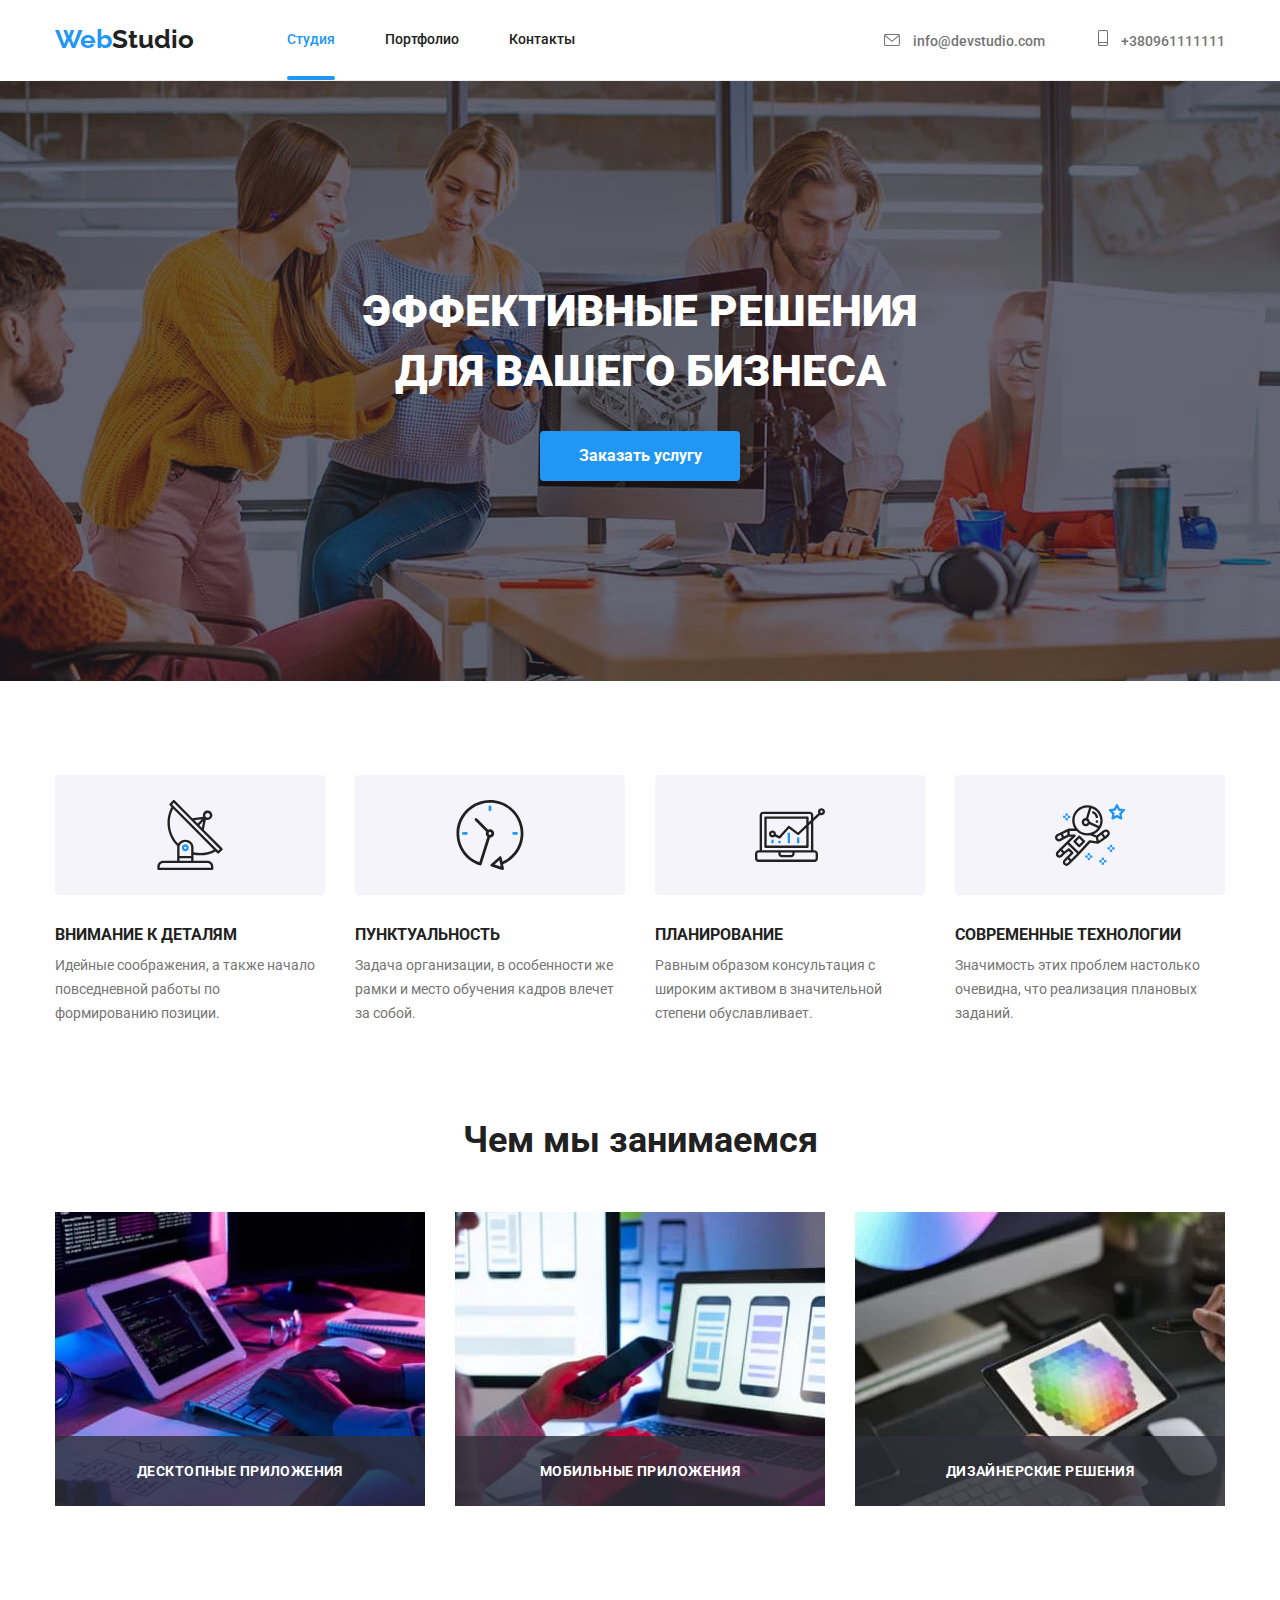
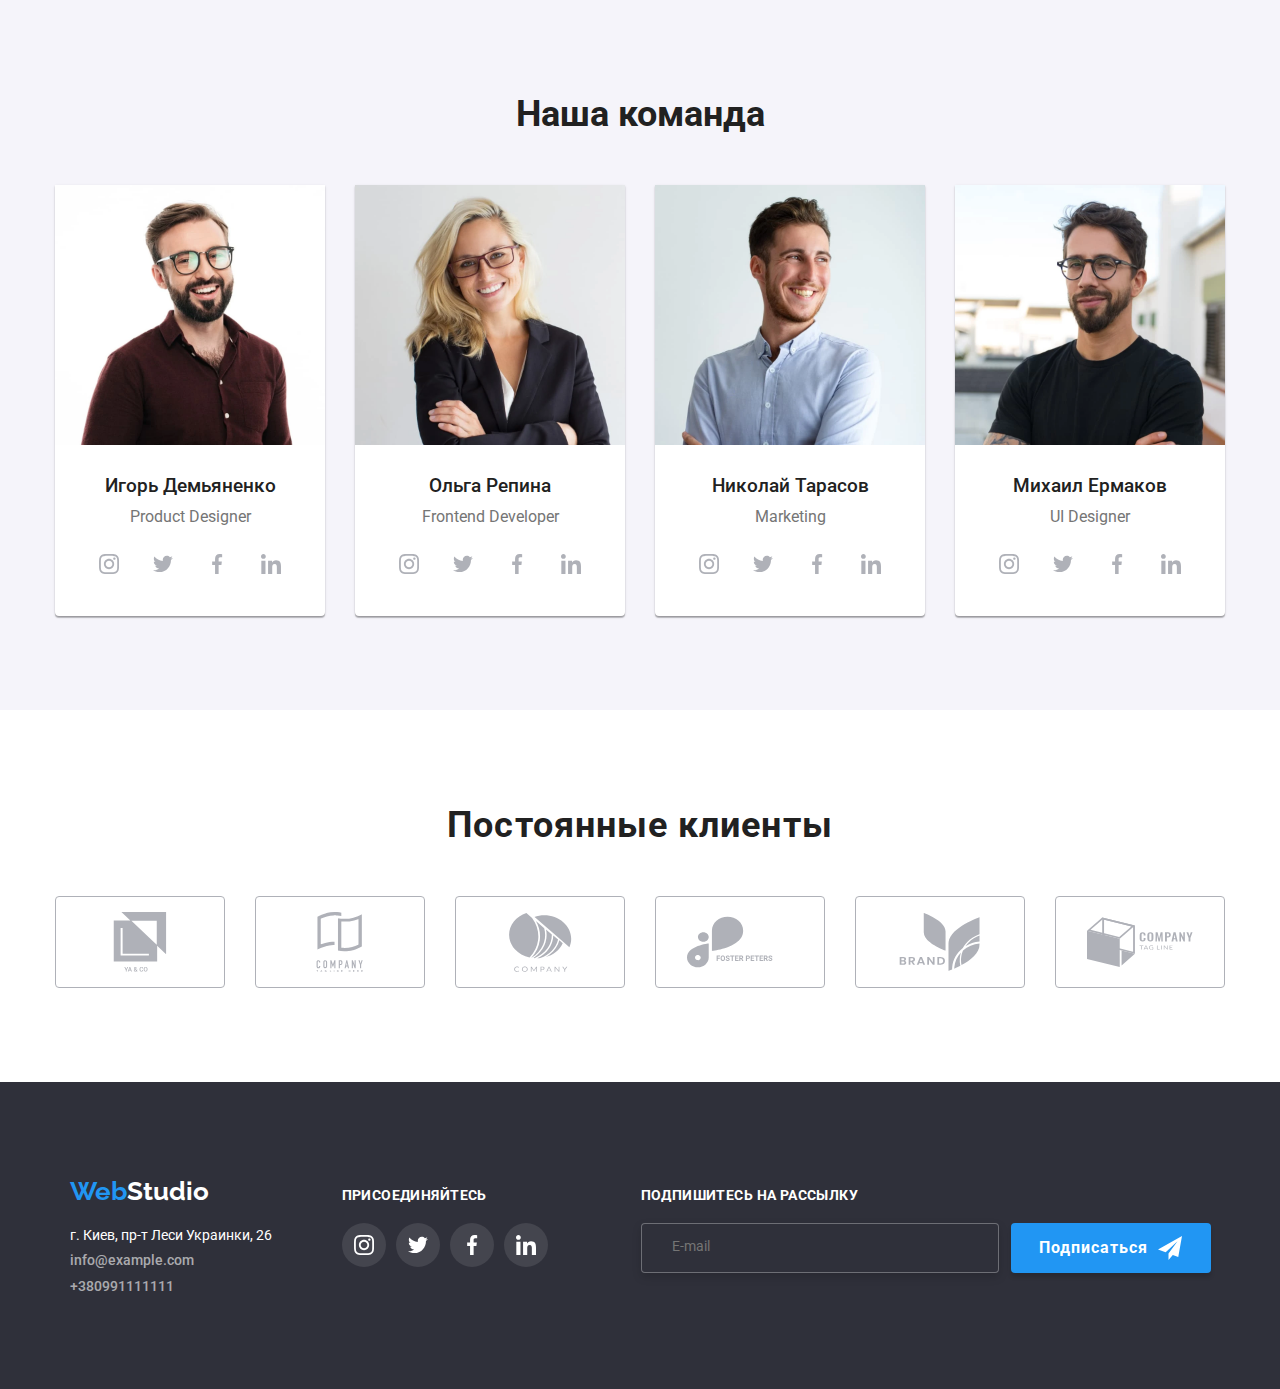
<file: index.html>
<!DOCTYPE html>
<html lang="ru">
  <head>
    <meta charset="UTF-8" />
    <meta http-equiv="X-UA-Compatible" content="IE=edge" />
    <meta name="viewport" content="width=device-width, initial-scale=1.0" />
    <title>Document</title>
    <link rel="preconnect" href="https://fonts.googleapis.com" />
    <link rel="preconnect" href="https://fonts.gstatic.com" crossorigin />
    <link
      href="https://fonts.googleapis.com/css2?family=Raleway:wght@700&family=Roboto:wght@400;500;700;900&display=swap"
      rel="stylesheet"
    />
    <link
      rel="stylesheet"
      href="https://cdnjs.cloudflare.com/ajax/libs/modern-normalize/1.1.0/modern-normalize.min.css"
    />
    <link rel="stylesheet" href="./css/main.min.css" />
  </head>
  <body>
    <!-- Шапка страницы-->
    <header class="page-header">
      <div class="container page-header__container">
        <a href="./index.html" class="page-header__logo logo">
          <span class="logo__part">Web</span>Studio</a
        >
        <nav class="nav">
          <ul class="nav__list list">
            <li class="nav__item">
              <a href="./index.html" class="nav__link nav__link--current">Студия</a>
            </li>
            <li class="nav__item"><a href="./portfolio.html" class="nav__link">Портфолио</a></li>
            <li class="nav__item"><a href="" class="nav__link">Контакты</a></li>
          </ul>
        </nav>
        <div class="contacts header-contacts">
          <a
            href="mailto:info@devstudio.com"
            class="contacts__link header-contacts__contacts__link"
          >
            <svg class="contacts__icon" width="16" height="12">
              <use href="./images/symbol-defs.svg#envelope"></use>
            </svg>
            info@devstudio.com</a
          >
          <a href="tel:+380961111111" class="contacts__link header-contacts__contacts__link">
            <svg class="contacts__icon" width="10" height="16">
              <use href="./images/symbol-defs.svg#smartphone"></use>
            </svg>
            +380961111111
          </a>
        </div>
      </div>
      <!--Бургер меню-->
      <div class="mobile-header">
        <a href="./index.html" class="mobile-header__logo logo">
          <span class="logo__part">Web</span>Studio</a
        >
        <button class="mobile-header__button" type="button" data-menu-button>
          <svg class="mobile-header__icon" width="24" height="16">
            <use class="mobile-header__burger" href="./images/symbol-defs.svg#burger-menu"></use>
            <use class="mobile-header__close" href="./images/symbol-defs.svg#menu-close"></use>
          </svg>
        </button>
        <!--Mobile menu-->
        <div class="mobile-menu" data-menu>
          <ul class="mobile-menu__nav list">
            <li class="mobile-menu__nav__item mobile-menu__nav__item--current">
              <a href="Студия"></a>Студия
            </li>
            <li class="mobile-menu__nav__item"><a href="Портфолио"></a>Портфолио</li>
            <li class="mobile-menu__nav__item"><a href="Контакты"></a>Контакты</li>
          </ul>
          <ul class="mobile-menu__contacts list">
            <li class="mobile-menu__contacts__item mobile-menu__contacts__item--accent">
              <a class="" href="tel:+380961111111"></a>+380961111111
            </li>
            <li class="mobile-menu__contacts__item">
              <a href="mailto:info@devstudio.com"></a>info@devstudio.com
            </li>
          </ul>
          <ul class="list mobile-menu__socials">
            <li class="mobile-menu__socials__item">
              <a class="mobile-menu__socials__link" href="Instagram">Instagram</a>
            </li>
            <li class="mobile-menu__socials__item">
              <a class="mobile-menu__socials__link" href="Twitter">Twitter</a>
            </li>
            <li class="mobile-menu__socials__item">
              <a class="mobile-menu__socials__link" href="Facebook">Facebook</a>
            </li>
            <li class="mobile-menu__socials__item">
              <a class="mobile-menu__socials__link" href="LinkedIn">LinkedIn</a>
            </li>
          </ul>
        </div>
      </div>
    </header>
    <main>
      <!-- Герой -->
      <section class="hero">
        <h1 class="hero__title">
          Эффективные решения <br />
          для вашего бизнеса
        </h1>
        <button type="button" class="hero__button" data-modal-open>Заказать услугу</button>
      </section>

      <!-- Характеристика -->
      <section class="features">
        <div class="container">
          <h2 hidden>Характеристика</h2>
          <ul class="features__container">
            <li class="features__list">
              <div class="features__box">
                <svg width="70" height="70">
                  <use href="./images/symbol-defs.svg#antenna-1"></use>
                </svg>
              </div>
              <h3 class="features__title">Внимание к деталям</h3>
              <p class="features__descr">
                Идейные соображения, а также начало повседневной работы по формированию позиции.
              </p>
            </li>
            <li class="features__list">
              <div class="features__box">
                <svg width="70" height="70">
                  <use href="./images/symbol-defs.svg#clock-1"></use>
                </svg>
              </div>
              <h3 class="features__title">Пунктуальность</h3>
              <p class="features__descr">
                Задача организации, в особенности же рамки и место обучения кадров влечет за собой.
              </p>
            </li>
            <li class="features__list">
              <div class="features__box">
                <svg width="70" height="70">
                  <use href="./images/symbol-defs.svg#diagram-1"></use>
                </svg>
              </div>
              <h3 class="features__title">Планирование</h3>
              <p class="features__descr">
                Равным образом консультация с широким активом в значительной степени обуславливает.
              </p>
            </li>
            <li class="features__list">
              <div class="features__box">
                <svg width="70" height="70">
                  <use href="./images/symbol-defs.svg#astronaut-1"></use>
                </svg>
              </div>
              <h3 class="features__title">Современные технологии</h3>
              <p class="features__descr">
                Значимость этих проблем настолько очевидна, что реализация плановых заданий.
              </p>
            </li>
          </ul>
        </div>
      </section>
      <!-- Чем мы занимаемся  -->
      <section class="works">
        <div class="container">
          <h2 class="works__title">Чем мы занимаемся</h2>
          <ul class="works__container">
            <li class="works__link">
              <picture>
                <source
                  srcset="./images/works/img1.webp 1x, ./images/works/img1@2x.webp 2x"
                  type="image/webp"
                />
                <source
                  srcset="./images/works/img1.jpg 1x, ./images/works/img1@2x.jpg 2x"
                  type="image/jpg"
                />
                <img src="./images/works/img1.jpg" alt="Пишем код" width="370" height="294" />
              </picture>

              <p class="works__descr">Десктопные приложения</p>
            </li>
            <li class="works__link">
              <picture>
                <source
                  srcset="./images/works/img2.webp 1x, ./images/works/img2@2x.webp 2x"
                  type="image/webp"
                />
                <source
                  srcset="./images/works/img2.jpg 1x, ./images/works/img2@2x.jpg 2x"
                  type="image/jpg"
                />
                <img
                  src="./images/works/img2.jpg"
                  alt="Разработка мобильных приложений"
                  width="370"
                  height="294"
                />
              </picture>

              <p class="works__descr">Мобильные приложения</p>
            </li>
            <li class="works__link">
              <picture>
                <source
                  srcset="./images/works/img3.webp 1x, ./images/works/img3@2x.webp 2x"
                  type="image/webp"
                />
                <source
                  srcset="./images/works/img3.jpg 1x, ./images/works/img3@2x.jpg 2x"
                  type="image/jpg"
                />
                <img src="./images/works/img3.jpg" alt="Дизайн" width="370" height="294" />
              </picture>

              <p class="works__descr">Дизайнерские решения</p>
            </li>
          </ul>
        </div>
      </section>

      <!-- Наша команда -->
      <section class="team section">
        <div class="container">
          <h2 class="team__title">Наша команда</h2>
          <ul class="team__container">
            <li class="team__list">
              <picture>
                <!-- desktop screen -->
                <source
                  media="(min-width: 1200px)"
                  srcset="./images/team/img1_lg.webp 1x, ./images/team/img1_lg@2x.webp 2x"
                  type="image/webp"
                />
                <source
                  media="(min-width: 1200px)"
                  srcset="./images/team/img1_lg.jpg 1x, ./images/team/img1_lg@2x.jpg 2x"
                  type="image/jpg"
                />

                <!-- tablet screen -->
                <source
                  media="(min-width: 768px)"
                  srcset="./images/team/img1_md.webp 1x, ./images/team/img1_md@2x.webp 2x"
                  type="image/webp"
                />
                <source
                  media="(min-width: 768px)"
                  srcset="./images/team/img1_md.jpg 1x, ./images/team/img1_md@2x.jpg 2x"
                  type="image/jpg"
                />

                <!-- mobile screen -->
                <source
                  media="(max-width: 767px)"
                  srcset="./images/team/img1_sm.webp 1x, ./images/team/img1_sm@2x.webp 2x"
                  type="image/webp"
                />
                <source
                  media="(max-width: 767px)"
                  srcset="./images/team/img1_sm.jpg 1x, ./images/team/img1_sm@2x.jpg 2x"
                  type="image/jpg"
                />
                <img
                  src="./images/team/img1_sm.jpg"
                  alt="Фото продакт дизайнера"
                  width="450"
                  height="460"
                />
              </picture>

              <div class="team__descr">
                <h3 class="team__name">Игорь Демьяненко</h3>
                <p lang="en">Product Designer</p>
                <!--social networks-->
                <ul class="social-networks team__social-networks">
                  <li class="social-networks__list">
                    <a href="" class="social-networks__link social-networks__link--trans">
                      <svg class="social-networks__icon" width="20" height="20">
                        <use href="./images/symbol-defs.svg#instagram"></use>
                      </svg>
                    </a>
                  </li>
                  <li class="social-networks__list">
                    <a href="" class="social-networks__link social-networks__link--trans">
                      <svg class="social-networks__icon" width="20" height="20">
                        <use href="./images/symbol-defs.svg#twitter"></use>
                      </svg>
                    </a>
                  </li>
                  <li class="list social-networks__list">
                    <a href="" class="social-networks__link social-networks__link--trans">
                      <svg class="social-networks__icon" width="20" height="20">
                        <use href="./images/symbol-defs.svg#facebook"></use>
                      </svg>
                    </a>
                  </li>
                  <li class="list social-networks__list">
                    <a href="" class="social-networks__link social-networks__link--trans">
                      <svg class="social-networks__icon" width="20" height="20">
                        <use href="./images/symbol-defs.svg#linkedin"></use>
                      </svg>
                    </a>
                  </li>
                </ul>
              </div>
            </li>
            <li class="team__list">
              <picture>
                <!-- desktop screen -->
                <source
                  media="(min-width: 1200px)"
                  srcset="./images/team/img2_lg.webp 1x, ./images/team/img2_lg@2x.webp 2x"
                  type="image/webp"
                />
                <source
                  media="(min-width: 1200px)"
                  srcset="./images/team/img2_lg.jpg 1x, ./images/team/img2_lg@2x.jpg 2x"
                  type="image/jpg"
                />

                <!-- tablet screen -->
                <source
                  media="(min-width: 768px)"
                  srcset="./images/team/img2_md.webp 1x, ./images/team/img2_md@2x.webp 2x"
                  type="image/webp"
                />
                <source
                  media="(min-width: 768px)"
                  srcset="./images/team/img2_md.jpg 1x, ./images/team/img2_md@2x.jpg 2x"
                  type="image/jpg"
                />

                <!-- mobile screen -->
                <source
                  media="(max-width: 767px)"
                  srcset="./images/team/img2_sm.webp 1x, ./images/team/img2_sm@2x.webp 2x"
                  type="image/webp"
                />
                <source
                  media="(max-width: 767px)"
                  srcset="./images/team/img2_sm.jpg 1x, ./images/team/img2_sm@2x.jpg 2x"
                  type="image/jpg"
                />
                <img
                  src="./images/team/img2_sm.jpg"
                  alt="Фото продакт дизайнера"
                  width="450"
                  height="460"
                />
              </picture>

              <div class="team__descr">
                <h3 class="team__name">Ольга Репина</h3>
                <p lang="en">Frontend Developer</p>
                <ul class="social-networks team__social-networks">
                  <li class="list social-networks__list">
                    <a href="" class="social-networks__link social-networks__link--trans">
                      <svg class="social-networks__icon" width="20" height="20">
                        <use href="./images/symbol-defs.svg#instagram"></use>
                      </svg>
                    </a>
                  </li>
                  <li class="list social-networks__list">
                    <a href="" class="social-networks__link social-networks__link--trans">
                      <svg class="social-networks__icon" width="20" height="20">
                        <use href="./images/symbol-defs.svg#twitter"></use>
                      </svg>
                    </a>
                  </li>
                  <li class="list social-networks__list">
                    <a href="" class="social-networks__link social-networks__link--trans">
                      <svg class="social-networks__icon" width="20" height="20">
                        <use href="./images/symbol-defs.svg#facebook"></use>
                      </svg>
                    </a>
                  </li>
                  <li class="list social-networks__list">
                    <a href="" class="social-networks__link social-networks__link--trans">
                      <svg class="social-networks__icon" width="20" height="20">
                        <use href="./images/symbol-defs.svg#linkedin"></use>
                      </svg>
                    </a>
                  </li>
                </ul>
              </div>
            </li>
            <li class="team__list">
              <picture>
                <!-- desktop screen -->
                <source
                  media="(min-width: 1200px)"
                  srcset="./images/team/img3_lg.webp 1x, ./images/team/img3_lg@2x.webp 2x"
                  type="image/webp"
                />
                <source
                  media="(min-width: 1200px)"
                  srcset="./images/team/img3_lg.jpg 1x, ./images/team/img3_lg@2x.jpg 2x"
                  type="image/jpg"
                />

                <!-- tablet screen -->
                <source
                  media="(min-width: 768px)"
                  srcset="./images/team/img3_md.webp 1x, ./images/team/img3_md@2x.webp 2x"
                  type="image/webp"
                />
                <source
                  media="(min-width: 768px)"
                  srcset="./images/team/img3_md.jpg 1x, ./images/team/img3_md@2x.jpg 2x"
                  type="image/jpg"
                />

                <!-- mobile screen -->
                <source
                  media="(max-width: 767px)"
                  srcset="./images/team/img3_sm.webp 1x, ./images/team/img3_sm@2x.webp 2x"
                  type="image/webp"
                />
                <source
                  media="(max-width: 767px)"
                  srcset="./images/team/img3_sm.jpg 1x, ./images/team/img3_sm@2x.jpg 2x"
                  type="image/jpg"
                />
                <img
                  src="./images/team/img3_sm.jpg"
                  alt="Фото маркетолога"
                  width="450"
                  height="460"
                />
              </picture>

              <div class="team__descr">
                <h3 class="team__name">Николай Тарасов</h3>
                <p lang="en">Marketing</p>
                <ul class="social-networks team__social-networks">
                  <li class="social-networks__list">
                    <a href="" class="social-networks__link social-networks__link--trans">
                      <svg class="social-networks__icon" width="20" height="20">
                        <use href="./images/symbol-defs.svg#instagram"></use>
                      </svg>
                    </a>
                  </li>
                  <li class="social-networks__list">
                    <a href="" class="social-networks__link social-networks__link--trans">
                      <svg class="social-networks__icon" width="20" height="20">
                        <use href="./images/symbol-defs.svg#twitter"></use>
                      </svg>
                    </a>
                  </li>
                  <li class="social-networks__list">
                    <a href="" class="social-networks__link social-networks__link--trans">
                      <svg class="social-networks__icon" width="20" height="20">
                        <use href="./images/symbol-defs.svg#facebook"></use>
                      </svg>
                    </a>
                  </li>
                  <li class="social-networks__list">
                    <a href="" class="social-networks__link social-networks__link--trans">
                      <svg class="social-networks__icon" width="20" height="20">
                        <use href="./images/symbol-defs.svg#linkedin"></use>
                      </svg>
                    </a>
                  </li>
                </ul>
              </div>
            </li>
            <li class="team__list">
              <picture>
                <!-- desktop screen -->
                <source
                  media="(min-width: 1200px)"
                  srcset="./images/team/img4_lg.webp 1x, ./images/team/img4_lg@2x.webp 2x"
                  type="image/webp"
                />
                <source
                  media="(min-width: 1200px)"
                  srcset="./images/team/img4_lg.jpg 1x, ./images/team/img4_lg@2x.jpg 2x"
                  type="image/jpg"
                />

                <!-- tablet screen -->
                <source
                  media="(min-width: 768px)"
                  srcset="./images/team/img4_md.webp 1x, ./images/team/img4_md@2x.webp 2x"
                  type="image/webp"
                />
                <source
                  media="(min-width: 768px)"
                  srcset="./images/team/img4_md.jpg 1x, ./images/team/img4_md@2x.jpg 2x"
                  type="image/jpg"
                />

                <!-- mobile screen -->
                <source
                  media="(max-width: 767px)"
                  srcset="./images/team/img4_sm.webp 1x, ./images/team/img4_sm@2x.webp 2x"
                  type="image/webp"
                />
                <source
                  media="(max-width: 767px)"
                  srcset="./images/team/img4_sm.jpg 1x, ./images/team/img4_sm@2x.jpg 2x"
                  type="image/jpg"
                />
                <img
                  src="./images/team/img4_sm.jpg"
                  alt="Фото дизайнера интерфейса"
                  width="450"
                  height="460"
                />
              </picture>

              <div class="team__descr">
                <h3 class="team__name">Михаил Ермаков</h3>
                <p lang="en">UI Designer</p>
                <ul class="social-networks team__social-networks">
                  <li class="social-networks__list">
                    <a href="" class="social-networks__link social-networks__link--trans">
                      <svg class="social-networks__icon" width="20" height="20">
                        <use href="./images/symbol-defs.svg#instagram"></use>
                      </svg>
                    </a>
                  </li>
                  <li class="social-networks__list">
                    <a href="" class="social-networks__link social-networks__link--trans">
                      <svg class="social-networks__icon" width="20" height="20">
                        <use href="./images/symbol-defs.svg#twitter"></use>
                      </svg>
                    </a>
                  </li>
                  <li class="social-networks__list">
                    <a href="" class="social-networks__link social-networks__link--trans">
                      <svg class="social-networks__icon" width="20" height="20">
                        <use href="./images/symbol-defs.svg#facebook"></use>
                      </svg>
                    </a>
                  </li>
                  <li class="social-networks__list">
                    <a href="" class="social-networks__link social-networks__link--trans">
                      <svg class="social-networks__icon" width="20" height="20">
                        <use href="./images/symbol-defs.svg#linkedin"></use>
                      </svg>
                    </a>
                  </li>
                </ul>
              </div>
            </li>
          </ul>
        </div>
      </section>
      <!-- Clients-->
      <section class="clients">
        <div class="container">
          <h2 class="clients__title">Постоянные клиенты</h2>
          <ul class="clients__list">
            <li class="clients__item">
              <a href="" class="clients__link">
                <svg class="clients__icon" width="106" height="60">
                  <use href="./images/symbol-defs.svg#group1"></use>
                </svg>
              </a>
            </li>
            <li class="clients__item">
              <a href="" class="clients__link">
                <svg class="clients__icon" width="106" height="60">
                  <use href="./images/symbol-defs.svg#group2"></use>
                </svg>
              </a>
            </li>
            <li class="clients__item">
              <a href="" class="clients__link">
                <svg class="clients__icon" width="106" height="60">
                  <use href="./images/symbol-defs.svg#group3"></use>
                </svg>
              </a>
            </li>
            <li class="clients__item">
              <a href="" class="clients__link">
                <svg class="clients__icon" width="106" height="60">
                  <use href="./images/symbol-defs.svg#group4"></use>
                </svg>
              </a>
            </li>
            <li class="clients__item">
              <a href="" class="clients__link">
                <svg class="clients__icon" width="106" height="60">
                  <use href="./images/symbol-defs.svg#group5"></use>
                </svg>
              </a>
            </li>
            <li class="clients__item">
              <a href="" class="clients__link">
                <svg class="clients__icon" width="106" height="60">
                  <use href="./images/symbol-defs.svg#group6"></use>
                </svg>
              </a>
            </li>
          </ul>
        </div>
      </section>
    </main>
    <!-- Футер -->
    <footer class="page-footer">
      <div class="container page-footer__container">
        <div class="page-footer__box">
          <a href="./index.html" class="logo page-footer__logo">
            <span class="logo__part">Web</span>Studio</a
          >
          <address class="contacts">
            <p class="contacts__text">г. Киев, пр-т Леси Украинки, 26</p>
            <ul class="list">
              <li class="contacts__item">
                <a href="mailto:info@example.com" class="contacts__link page-footer__contacts__link"
                  >info@example.com</a
                >
              </li>
              <li class="contacts__item">
                <a href="tel:+380991111111" class="contacts__link page-footer__contacts__link"
                  >+380991111111</a
                >
              </li>
            </ul>
          </address>
        </div>
        <div class="subscription">
          <p class="text">присоединяйтесь</p>
          <ul class="social-networks subscription__social-networks">
            <li class="list social-networks__list">
              <a href="" class="social-networks__link social-networks__link--backg">
                <svg
                  class="social-networks__icon social-networks__icon--inherit"
                  width="20"
                  height="20"
                >
                  <use href="./images/symbol-defs.svg#instagram"></use>
                </svg>
              </a>
            </li>
            <li class="list social-networks__list">
              <a href="" class="social-networks__link social-networks__link--backg">
                <svg
                  class="social-networks__icon social-networks__icon--inherit"
                  width="20"
                  height="20"
                >
                  <use href="./images/symbol-defs.svg#twitter"></use>
                </svg>
              </a>
            </li>
            <li class="list social-networks__list">
              <a href="" class="social-networks__link social-networks__link--backg">
                <svg
                  class="social-networks__icon social-networks__icon--inherit"
                  width="20"
                  height="20"
                >
                  <use href="./images/symbol-defs.svg#facebook"></use>
                </svg>
              </a>
            </li>
            <li class="list social-networks__list">
              <a href="" class="social-networks__link social-networks__link--backg">
                <svg
                  class="social-networks__icon social-networks__icon--inherit"
                  width="20"
                  height="20"
                >
                  <use href="./images/symbol-defs.svg#linkedin"></use>
                </svg>
              </a>
            </li>
          </ul>
        </div>
        <div class="newsletter">
          <p class="text">Подпишитесь на рассылку</p>
          <form>
            <div class="email-form">
              <input type="email" name="E-mail" id="E-mail" class="email-form__input" />
              <label for="E-mail" class="email-form__label">E-mail</label>
              <button type="submit" class="email-form__button">
                Подписаться
                <svg class="email-form__icon" width="24" height="24">
                  <use href="./images/symbol-defs.svg#icon-send"></use>
                </svg>
              </button>
            </div>
          </form>
        </div>
      </div>
    </footer>
    <!-- Backdrop -->
    <div class="backdrop is-hidden" data-modal>
      <div class="modal">
        <button type="button" class="button-close" data-modal-close>
          <svg class="" width="18" height="18">
            <use href="./images/symbol-defs.svg#button-close"></use>
          </svg>
        </button>
        <form class="application-form">
          <strong class="application-form__title">Оставьте свои данные, мы вам перезвоним</strong>
          <label class="application-form__label">
            <span>Имя</span>
            <input type="text" name="user-name" class="application-form__input" />
            <svg class="application-form__icon" width="18" height="18">
              <use href="./images/symbol-defs.svg#person"></use>
            </svg>
          </label>
          <label class="application-form__label">
            <span>Телефон</span>
            <input type="tel" name="user-phone" class="application-form__input" />
            <svg class="application-form__icon" width="18" height="18">
              <use href="./images/symbol-defs.svg#phone"></use>
            </svg>
          </label>
          <label class="application-form__label">
            <span>Почта</span>
            <input class="application-form__input" type="email" name="user-email" />
            <svg class="application-form__icon" width="18" height="18">
              <use href="./images/symbol-defs.svg#email"></use>
            </svg>
          </label>
          <label class="comment">
            <span>Комментарий</span>
            <textarea
              class="comment__text"
              name="user-message"
              placeholder="Введите текст"
            ></textarea>
          </label>
          <label class="checkbox">
            <input type="checkbox" name="policy" checked class="checkbox__input visually-hidden" />
            <span class="checkbox__field">
              <svg class="checkbox__icon" width="16" height="15">
                <use href="./images/symbol-defs.svg#icon-check"></use>
              </svg>
            </span>
            <span class="agreement"
              >Соглашаюсь с рассылкой и принимаю
              <a href="" class="agreement__link">Условия договора</a>
            </span>
          </label>
          <button type="submit" class="button application-form__button">Отправить</button>
        </form>
      </div>
    </div>
    <script src="./js/modal.js"></script>
    <script src="./js/menu.js"></script>
  </body>
</html>
</file>
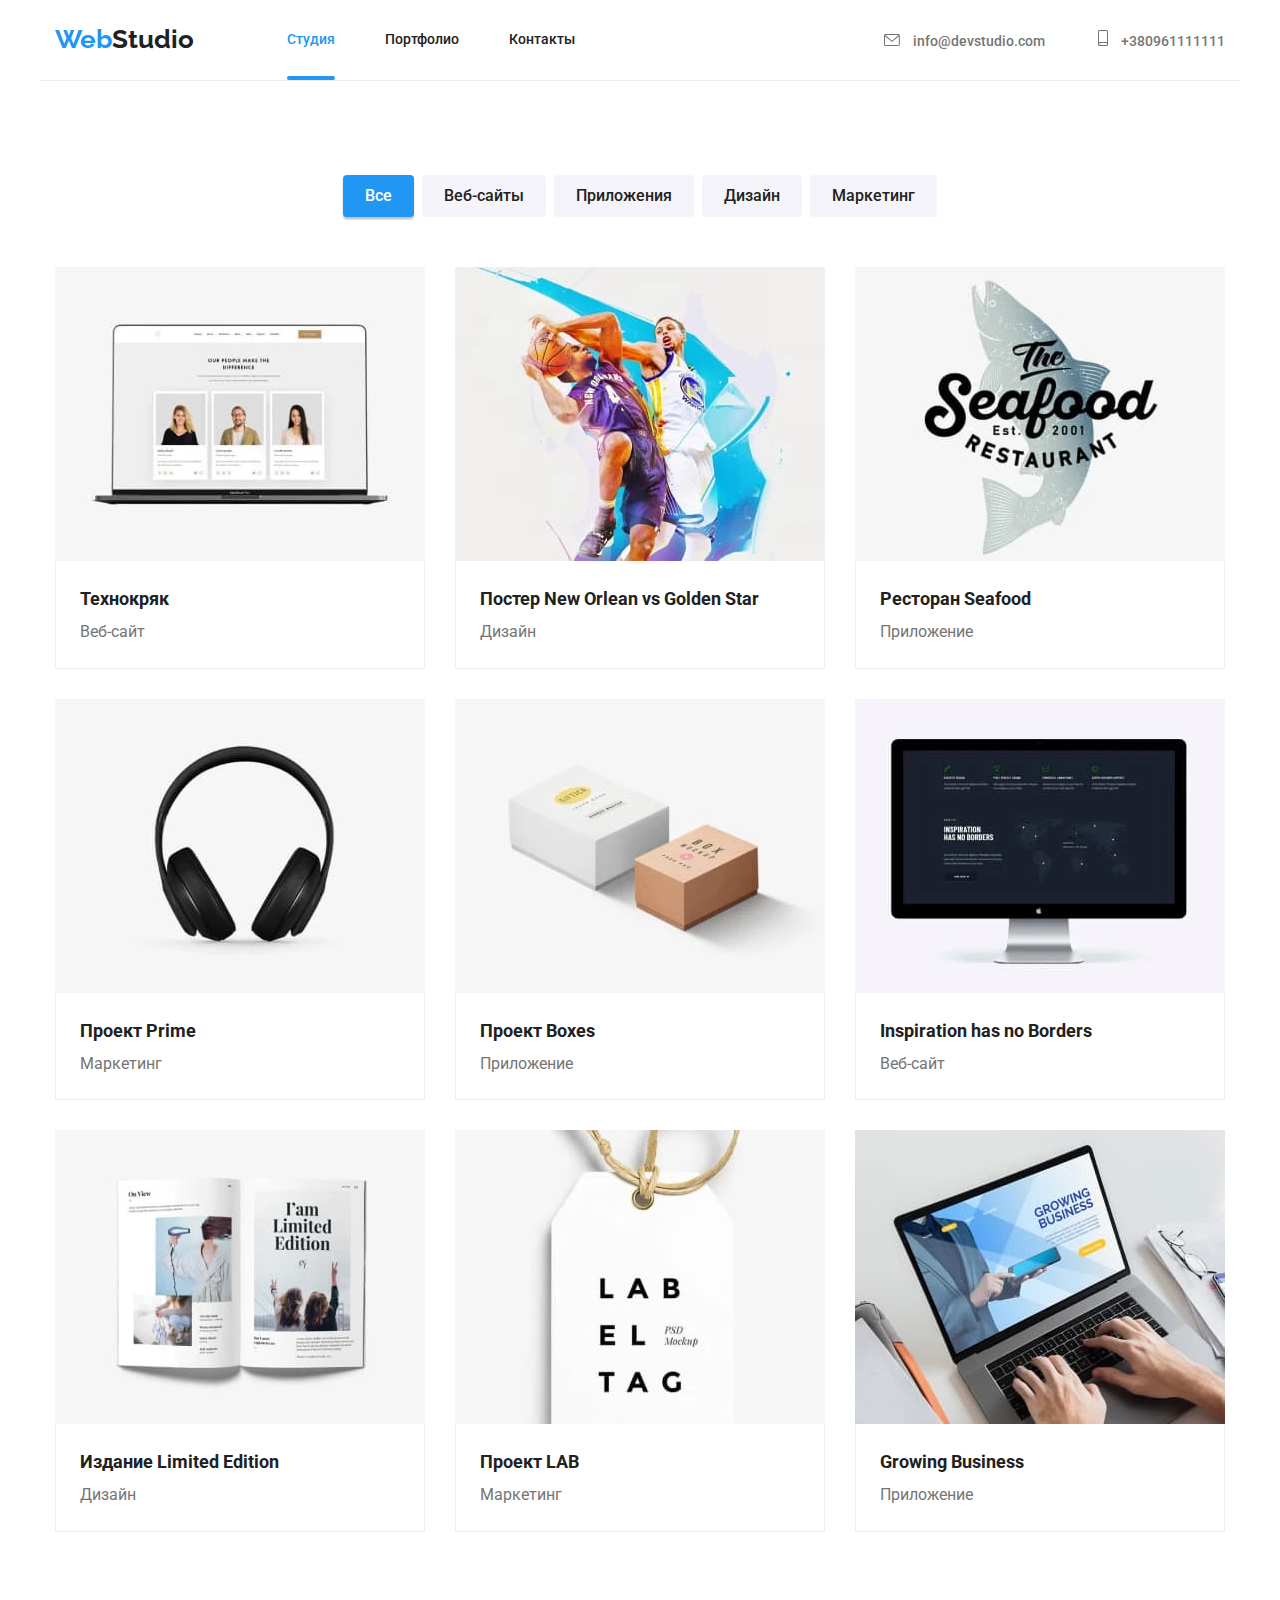
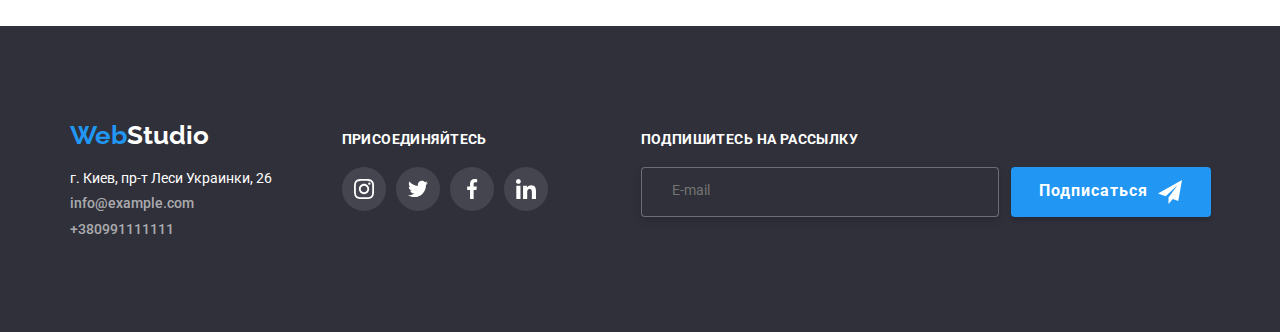
<file: portfolio.html>
<!DOCTYPE html>
<html lang="ru">
  <head>
    <meta charset="UTF-8" />
    <meta http-equiv="X-UA-Compatible" content="IE=edge" />
    <meta name="viewport" content="width=device-width, initial-scale=1.0" />
    <title>Document</title>
    <link rel="preconnect" href="https://fonts.googleapis.com" />
    <link rel="preconnect" href="https://fonts.gstatic.com" crossorigin />
    <link
      href="https://fonts.googleapis.com/css2?family=Raleway:wght@700&family=Roboto:wght@400;500;700;900&display=swap"
      rel="stylesheet"
    />
    <link
      rel="stylesheet"
      href="https://cdnjs.cloudflare.com/ajax/libs/modern-normalize/1.1.0/modern-normalize.min.css"
    />
    <link rel="stylesheet" href="./css/main.min.css" />
  </head>
  <body>
    <!-- Шапка страницы -->
    <header class="page-header">
      <div class="container page-header__container">
        <a href="./index.html" class="page-header__logo logo">
          <span class="logo__part">Web</span>Studio</a
        >
        <nav class="nav">
          <ul class="nav__list list">
            <li class="nav__item">
              <a href="./index.html" class="nav__link nav__link--current">Студия</a>
            </li>
            <li class="nav__item"><a href="./portfolio.html" class="nav__link">Портфолио</a></li>
            <li class="nav__item"><a href="" class="nav__link">Контакты</a></li>
          </ul>
        </nav>
        <div class="contacts header-contacts">
          <a
            href="mailto:info@devstudio.com"
            class="contacts__link header-contacts__contacts__link"
          >
            <svg class="contacts__icon" width="16" height="12">
              <use href="./images/symbol-defs.svg#envelope"></use>
            </svg>
            info@devstudio.com</a
          >
          <a href="tel:+380961111111" class="contacts__link header-contacts__contacts__link">
            <svg class="contacts__icon" width="10" height="16">
              <use href="./images/symbol-defs.svg#smartphone"></use>
            </svg>
            +380961111111
          </a>
        </div>
      </div>
      <!--Бургер меню-->
      <div class="mobile-header">
        <a href="./index.html" class="mobile-header__logo logo">
          <span class="logo__part">Web</span>Studio</a
        >
        <button class="mobile-header__button" type="button" data-menu-button>
          <svg class="mobile-header__icon" width="24" height="16">
            <use class="mobile-header__burger" href="./images/symbol-defs.svg#burger-menu"></use>
            <use class="mobile-header__close" href="./images/symbol-defs.svg#menu-close"></use>
          </svg>
        </button>
        <!--Mobile menu-->
        <div class="mobile-menu" data-menu>
          <ul class="mobile-menu__nav list">
            <li class="mobile-menu__nav__item"><a href="Студия"></a>Студия</li>
            <li class="mobile-menu__nav__item mobile-menu__nav__item--current">
              <a href="Портфолио"></a>Портфолио
            </li>
            <li class="mobile-menu__nav__item"><a href="Контакты"></a>Контакты</li>
          </ul>
          <ul class="mobile-menu__contacts list">
            <li class="mobile-menu__contacts__item mobile-menu__contacts__item--accent">
              <a class="" href="tel:+380961111111"></a>+380961111111
            </li>
            <li class="mobile-menu__contacts__item">
              <a href="mailto:info@devstudio.com"></a>info@devstudio.com
            </li>
          </ul>
          <ul class="list mobile-menu__socials">
            <li class="mobile-menu__socials__item">
              <a class="mobile-menu__socials__link" href="Instagram">Instagram</a>
            </li>
            <li class="mobile-menu__socials__item">
              <a class="mobile-menu__socials__link" href="Twitter">Twitter</a>
            </li>
            <li class="mobile-menu__socials__item">
              <a class="mobile-menu__socials__link" href="Facebook">Facebook</a>
            </li>
            <li class="mobile-menu__socials__item">
              <a class="mobile-menu__socials__link" href="LinkedIn">LinkedIn</a>
            </li>
          </ul>
        </div>
      </div>
    </header>
    <main>
      <!--Фильтр-->
      <section class="filter section">
        <div class="container">
          <h1 hidden>Портфолио</h1>
          <ul class="list filter__container">
            <li class="filter__link">
              <button type="button" class="filter__button filter__button--accent">Все</button>
            </li>
            <li class="filter__link">
              <button type="button" class="filter__button">Веб-сайты</button>
            </li>
            <li class="filter__link">
              <button type="button" class="filter__button">Приложения</button>
            </li>
            <li class="filter__link">
              <button type="button" class="filter__button">Дизайн</button>
            </li>
            <li class="filter__link">
              <button type="button" class="filter__button">Маркетинг</button>
            </li>
          </ul>
          <!--Портфолио-->
          <ul class="list portfolio container">
            <li class="portfolio__item">
              <a href="" class="portfolio__link">
                <div class="overflow-hidden">
                  <picture>
                    <!-- desktop screen -->
                    <source
                      media="(min-width: 1200px)"
                      srcset="
                        ./images/portfolio/img1_lg.webp    1x,
                        ./images/portfolio/img1_lg@2x.webp 2x
                      "
                      type="image/webp"
                    />
                    <source
                      media="(min-width: 1200px)"
                      srcset="
                        ./images/portfolio/img1_lg.jpg    1x,
                        ./images/portfolio/img1_lg@2x.jpg 2x
                      "
                      type="image/jpg"
                    />

                    <!-- tablet screen -->
                    <source
                      media="(min-width: 768px)"
                      srcset="
                        ./images/portfolio/img1_md.webp    1x,
                        ./images/portfolio/img1_md@2x.webp 2x
                      "
                      type="image/webp"
                    />
                    <source
                      media="(min-width: 768px)"
                      srcset="
                        ./images/portfolio/img1_md.jpg    1x,
                        ./images/portfolio/img1_md@2x.jpg 2x
                      "
                      type="image/jpg"
                    />

                    <!-- mobile screen -->
                    <source
                      media="(max-width: 767px)"
                      srcset="
                        ./images/portfolio/img1_sm.webp    1x,
                        ./images/portfolio/img1_sm@2x.webp 2x
                      "
                      type="image/webp"
                    />
                    <source
                      media="(max-width: 767px)"
                      srcset="
                        ./images/portfolio/img1_sm.jpg    1x,
                        ./images/portfolio/img1_sm@2x.jpg 2x
                      "
                      type="image/jpg"
                    />
                    <img
                      src="./images/portfolio/img1_sm.jpg"
                      alt="Фото сайта"
                      width="450"
                      height="294"
                    />
                  </picture>

                  <div class="overlay">
                    <p class="overlay__descr">
                      Ресурс предлагает комплексные предложения с разным уровнем функционала и
                      сервисов. Все это позволит посетителю получить исчерпывающие сведения о
                      компании или частном лице.
                    </p>
                  </div>
                </div>
                <div class="portfolio__wrapper">
                  <h2 class="portfolio__title">Технокряк</h2>
                  <p>Веб-сайт</p>
                </div>
              </a>
            </li>
            <li class="portfolio__item">
              <a href="" class="portfolio__link">
                <div class="overflow-hidden">
                  <picture>
                    <!-- desktop screen -->
                    <source
                      media="(min-width: 1200px)"
                      srcset="
                        ./images/portfolio/img2_lg.webp    1x,
                        ./images/portfolio/img2_lg@2x.webp 2x
                      "
                      type="image/webp"
                    />
                    <source
                      media="(min-width: 1200px)"
                      srcset="
                        ./images/portfolio/img2_lg.jpg    1x,
                        ./images/portfolio/img2_lg@2x.jpg 2x
                      "
                      type="image/jpg"
                    />

                    <!-- tablet screen -->
                    <source
                      media="(min-width: 768px)"
                      srcset="
                        ./images/portfolio/img2_md.webp    1x,
                        ./images/portfolio/img2_md@2x.webp 2x
                      "
                      type="image/webp"
                    />
                    <source
                      media="(min-width: 768px)"
                      srcset="
                        ./images/portfolio/img2_md.jpg    1x,
                        ./images/portfolio/img2_md@2x.jpg 2x
                      "
                      type="image/jpg"
                    />

                    <!-- mobile screen -->
                    <source
                      media="(max-width: 767px)"
                      srcset="
                        ./images/portfolio/img2_sm.webp    1x,
                        ./images/portfolio/img2_sm@2x.webp 2x
                      "
                      type="image/webp"
                    />
                    <source
                      media="(max-width: 767px)"
                      srcset="
                        ./images/portfolio/img2_sm.jpg    1x,
                        ./images/portfolio/img2_sm@2x.jpg 2x
                      "
                      type="image/jpg"
                    />
                    <img
                      src="./images/portfolio/img2_sm.jpg"
                      alt="Два баскетболиста"
                      width="450"
                      height="294"
                    />
                  </picture>

                  <div class="overlay">
                    <p class="overlay__descr">
                      Ресурс предлагает комплексные предложения с разным уровнем функционала и
                      сервисов. Все это позволит посетителю получить исчерпывающие сведения о
                      компании или частном лице.
                    </p>
                  </div>
                </div>
                <div class="portfolio__wrapper">
                  <h2 class="portfolio__title">
                    Постер <span lang="en">New Orlean vs Golden Star</span>
                  </h2>
                  <p>Дизайн</p>
                </div>
              </a>
            </li>
            <li class="portfolio__item">
              <a href="" class="portfolio__link">
                <div class="overflow-hidden">
                  <picture>
                    <!-- desktop screen -->
                    <source
                      media="(min-width: 1200px)"
                      srcset="
                        ./images/portfolio/img3_lg.webp    1x,
                        ./images/portfolio/img3_lg@2x.webp 2x
                      "
                      type="image/webp"
                    />
                    <source
                      media="(min-width: 1200px)"
                      srcset="
                        ./images/portfolio/img3_lg.jpg    1x,
                        ./images/portfolio/img3_lg@2x.jpg 2x
                      "
                      type="image/jpg"
                    />

                    <!-- tablet screen -->
                    <source
                      media="(min-width: 768px)"
                      srcset="
                        ./images/portfolio/img3_md.webp    1x,
                        ./images/portfolio/img3_md@2x.webp 2x
                      "
                      type="image/webp"
                    />
                    <source
                      media="(min-width: 768px)"
                      srcset="
                        ./images/portfolio/img3_md.jpg    1x,
                        ./images/portfolio/img3_md@2x.jpg 2x
                      "
                      type="image/jpg"
                    />

                    <!-- mobile screen -->
                    <source
                      media="(max-width: 767px)"
                      srcset="
                        ./images/portfolio/img3_sm.webp    1x,
                        ./images/portfolio/img3_sm@2x.webp 2x
                      "
                      type="image/webp"
                    />
                    <source
                      media="(max-width: 767px)"
                      srcset="
                        ./images/portfolio/img3_sm.jpg    1x,
                        ./images/portfolio/img3_sm@2x.jpg 2x
                      "
                      type="image/jpg"
                    />
                    <img
                      src="./images/portfolio/img3_sm.jpg"
                      alt="Логотип ресторана"
                      width="450"
                      height="294"
                    />
                  </picture>

                  <div class="overlay">
                    <p class="overlay__descr">
                      Ресурс предлагает комплексные предложения с разным уровнем функционала и
                      сервисов. Все это позволит посетителю получить исчерпывающие сведения о
                      компании или частном лице.
                    </p>
                  </div>
                </div>
                <div class="portfolio__wrapper">
                  <h2 class="portfolio__title">Ресторан <span lang="en">Seafood</span></h2>
                  <p>Приложение</p>
                </div>
              </a>
            </li>
            <li class="portfolio__item">
              <a href="" class="portfolio__link">
                <div class="overflow-hidden">
                  <picture>
                    <!-- desktop screen -->
                    <source
                      media="(min-width: 1200px)"
                      srcset="
                        ./images/portfolio/img4_lg.webp    1x,
                        ./images/portfolio/img4_lg@2x.webp 2x
                      "
                      type="image/webp"
                    />
                    <source
                      media="(min-width: 1200px)"
                      srcset="
                        ./images/portfolio/img4_lg.jpg    1x,
                        ./images/portfolio/img4_lg@2x.jpg 2x
                      "
                      type="image/jpg"
                    />

                    <!-- tablet screen -->
                    <source
                      media="(min-width: 768px)"
                      srcset="
                        ./images/portfolio/img4_md.webp    1x,
                        ./images/portfolio/img4_md@2x.webp 2x
                      "
                      type="image/webp"
                    />
                    <source
                      media="(min-width: 768px)"
                      srcset="
                        ./images/portfolio/img4_md.jpg    1x,
                        ./images/portfolio/img4_md@2x.jpg 2x
                      "
                      type="image/jpg"
                    />

                    <!-- mobile screen -->
                    <source
                      media="(max-width: 767px)"
                      srcset="
                        ./images/portfolio/img4_sm.webp    1x,
                        ./images/portfolio/img4_sm@2x.webp 2x
                      "
                      type="image/webp"
                    />
                    <source
                      media="(max-width: 767px)"
                      srcset="
                        ./images/portfolio/img4_sm.jpg    1x,
                        ./images/portfolio/img4_sm@2x.jpg 2x
                      "
                      type="image/jpg"
                    />
                    <img
                      src="./images/portfolio/img4_sm.jpg"
                      alt="Наушники"
                      width="450"
                      height="294"
                    />
                  </picture>

                  <div class="overlay">
                    <p class="overlay__descr">
                      Ресурс предлагает комплексные предложения с разным уровнем функционала и
                      сервисов. Все это позволит посетителю получить исчерпывающие сведения о
                      компании или частном лице.
                    </p>
                  </div>
                </div>
                <div class="portfolio__wrapper">
                  <h2 class="portfolio__title">Проект <span lang="en">Prime</span></h2>
                  <p>Маркетинг</p>
                </div>
              </a>
            </li>
            <li class="portfolio__item">
              <a href="" class="portfolio__link">
                <div class="overflow-hidden">
                  <picture>
                    <!-- desktop screen -->
                    <source
                      media="(min-width: 1200px)"
                      srcset="
                        ./images/portfolio/img5_lg.webp    1x,
                        ./images/portfolio/img5_lg@2x.webp 2x
                      "
                      type="image/webp"
                    />
                    <source
                      media="(min-width: 1200px)"
                      srcset="
                        ./images/portfolio/img5_lg.jpg    1x,
                        ./images/portfolio/img5_lg@2x.jpg 2x
                      "
                      type="image/jpg"
                    />

                    <!-- tablet screen -->
                    <source
                      media="(min-width: 768px)"
                      srcset="
                        ./images/portfolio/img5_md.webp    1x,
                        ./images/portfolio/img5_md@2x.webp 2x
                      "
                      type="image/webp"
                    />
                    <source
                      media="(min-width: 768px)"
                      srcset="
                        ./images/portfolio/img5_md.jpg    1x,
                        ./images/portfolio/img5_md@2x.jpg 2x
                      "
                      type="image/jpg"
                    />

                    <!-- mobile screen -->
                    <source
                      media="(max-width: 767px)"
                      srcset="
                        ./images/portfolio/img5_sm.webp    1x,
                        ./images/portfolio/img5_sm@2x.webp 2x
                      "
                      type="image/webp"
                    />
                    <source
                      media="(max-width: 767px)"
                      srcset="
                        ./images/portfolio/img5_sm.jpg    1x,
                        ./images/portfolio/img5_sm@2x.jpg 2x
                      "
                      type="image/jpg"
                    />
                    <img
                      src="./images/portfolio/img5_sm.jpg"
                      alt="Коробки"
                      width="450"
                      height="294"
                    />
                  </picture>

                  <div class="overlay">
                    <p class="overlay__descr">
                      Ресурс предлагает комплексные предложения с разным уровнем функционала и
                      сервисов. Все это позволит посетителю получить исчерпывающие сведения о
                      компании или частном лице.
                    </p>
                  </div>
                </div>
                <div class="portfolio__wrapper">
                  <h2 class="portfolio__title">Проект <span lang="en">Boxes</span></h2>
                  <p>Приложение</p>
                </div>
              </a>
            </li>
            <li class="portfolio__item">
              <a href="" class="portfolio__link">
                <div class="overflow-hidden">
                  <picture>
                    <!-- desktop screen -->
                    <source
                      media="(min-width: 1200px)"
                      srcset="
                        ./images/portfolio/img6_lg.webp    1x,
                        ./images/portfolio/img6_lg@2x.webp 2x
                      "
                      type="image/webp"
                    />
                    <source
                      media="(min-width: 1200px)"
                      srcset="
                        ./images/portfolio/img6_lg.jpg    1x,
                        ./images/portfolio/img6_lg@2x.jpg 2x
                      "
                      type="image/jpg"
                    />

                    <!-- tablet screen -->
                    <source
                      media="(min-width: 768px)"
                      srcset="
                        ./images/portfolio/img6_md.webp    1x,
                        ./images/portfolio/img6_md@2x.webp 2x
                      "
                      type="image/webp"
                    />
                    <source
                      media="(min-width: 768px)"
                      srcset="
                        ./images/portfolio/img6_md.jpg    1x,
                        ./images/portfolio/img6_md@2x.jpg 2x
                      "
                      type="image/jpg"
                    />

                    <!-- mobile screen -->
                    <source
                      media="(max-width: 767px)"
                      srcset="
                        ./images/portfolio/img6_sm.webp    1x,
                        ./images/portfolio/img6_sm@2x.webp 2x
                      "
                      type="image/webp"
                    />
                    <source
                      media="(max-width: 767px)"
                      srcset="
                        ./images/portfolio/img6_sm.jpg    1x,
                        ./images/portfolio/img6_sm@2x.jpg 2x
                      "
                      type="image/jpg"
                    />
                    <img
                      src="./images/portfolio/img6_sm.jpg"
                      alt="Монитор"
                      width="450"
                      height="294"
                    />
                  </picture>
                  <div class="overlay">
                    <p class="overlay__descr">
                      Ресурс предлагает комплексные предложения с разным уровнем функционала и
                      сервисов. Все это позволит посетителю получить исчерпывающие сведения о
                      компании или частном лице.
                    </p>
                  </div>
                </div>
                <div class="portfolio__wrapper">
                  <h2 class="portfolio__title" lang="en">Inspiration has no Borders</h2>
                  <p>Веб-сайт</p>
                </div>
              </a>
            </li>
            <li class="portfolio__item">
              <a href="" class="portfolio__link">
                <div class="overflow-hidden">
                  <picture>
                    <!-- desktop screen -->
                    <source
                      media="(min-width: 1200px)"
                      srcset="
                        ./images/portfolio/img7_lg.webp    1x,
                        ./images/portfolio/img7_lg@2x.webp 2x
                      "
                      type="image/webp"
                    />
                    <source
                      media="(min-width: 1200px)"
                      srcset="
                        ./images/portfolio/img7_lg.jpg    1x,
                        ./images/portfolio/img7_lg@2x.jpg 2x
                      "
                      type="image/jpg"
                    />

                    <!-- tablet screen -->
                    <source
                      media="(min-width: 768px)"
                      srcset="
                        ./images/portfolio/img7_md.webp    1x,
                        ./images/portfolio/img7_md@2x.webp 2x
                      "
                      type="image/webp"
                    />
                    <source
                      media="(min-width: 768px)"
                      srcset="
                        ./images/portfolio/img7_md.jpg    1x,
                        ./images/portfolio/img7_md@2x.jpg 2x
                      "
                      type="image/jpg"
                    />

                    <!-- mobile screen -->
                    <source
                      media="(max-width: 767px)"
                      srcset="
                        ./images/portfolio/img7_sm.webp    1x,
                        ./images/portfolio/img7_sm@2x.webp 2x
                      "
                      type="image/webp"
                    />
                    <source
                      media="(max-width: 767px)"
                      srcset="
                        ./images/portfolio/img7_sm.jpg    1x,
                        ./images/portfolio/img7_sm@2x.jpg 2x
                      "
                      type="image/jpg"
                    />
                    <img
                      src="./images/portfolio/img7_sm.jpg"
                      alt="Фото журнал"
                      width="450"
                      height="294"
                    />
                  </picture>

                  <div class="overlay">
                    <p class="overlay__descr">
                      Ресурс предлагает комплексные предложения с разным уровнем функционала и
                      сервисов. Все это позволит посетителю получить исчерпывающие сведения о
                      компании или частном лице.
                    </p>
                  </div>
                </div>
                <div class="portfolio__wrapper">
                  <h2 class="portfolio__title">Издание <span lang="en">Limited Edition</span></h2>
                  <p>Дизайн</p>
                </div>
              </a>
            </li>
            <li class="portfolio__item">
              <a href="" class="portfolio__link">
                <div class="overflow-hidden">
                  <picture>
                    <!-- desktop screen -->
                    <source
                      media="(min-width: 1200px)"
                      srcset="
                        ./images/portfolio/img8_lg.webp    1x,
                        ./images/portfolio/img8_lg@2x.webp 2x
                      "
                      type="image/webp"
                    />
                    <source
                      media="(min-width: 1200px)"
                      srcset="
                        ./images/portfolio/img8_lg.jpg    1x,
                        ./images/portfolio/img8_lg@2x.jpg 2x
                      "
                      type="image/jpg"
                    />

                    <!-- tablet screen -->
                    <source
                      media="(min-width: 768px)"
                      srcset="
                        ./images/portfolio/img8_md.webp    1x,
                        ./images/portfolio/img8_md@2x.webp 2x
                      "
                      type="image/webp"
                    />
                    <source
                      media="(min-width: 768px)"
                      srcset="
                        ./images/portfolio/img8_md.jpg    1x,
                        ./images/portfolio/img8_md@2x.jpg 2x
                      "
                      type="image/jpg"
                    />

                    <!-- mobile screen -->
                    <source
                      media="(max-width: 767px)"
                      srcset="
                        ./images/portfolio/img8_sm.webp    1x,
                        ./images/portfolio/img8_sm@2x.webp 2x
                      "
                      type="image/webp"
                    />
                    <source
                      media="(max-width: 767px)"
                      srcset="
                        ./images/portfolio/img8_sm.jpg    1x,
                        ./images/portfolio/img8_sm@2x.jpg 2x
                      "
                      type="image/jpg"
                    />
                    <img
                      src="./images/portfolio/img8_sm.jpg"
                      alt="Фото бирки"
                      width="450"
                      height="294"
                    />
                  </picture>

                  <div class="overlay">
                    <p class="overlay__descr">
                      Ресурс предлагает комплексные предложения с разным уровнем функционала и
                      сервисов. Все это позволит посетителю получить исчерпывающие сведения о
                      компании или частном лице.
                    </p>
                  </div>
                </div>
                <div class="portfolio__wrapper">
                  <h2 class="portfolio__title">Проект <span lang="en">LAB</span></h2>
                  <p>Маркетинг</p>
                </div>
              </a>
            </li>
            <li class="portfolio__item">
              <a href="" class="portfolio__link">
                <div class="overflow-hidden">
                  <picture>
                    <!-- desktop screen -->
                    <source
                      media="(min-width: 1200px)"
                      srcset="
                        ./images/portfolio/img9_lg.webp    1x,
                        ./images/portfolio/img9_lg@2x.webp 2x
                      "
                      type="image/webp"
                    />
                    <source
                      media="(min-width: 1200px)"
                      srcset="
                        ./images/portfolio/img9_lg.jpg    1x,
                        ./images/portfolio/img9_lg@2x.jpg 2x
                      "
                      type="image/jpg"
                    />

                    <!-- tablet screen -->
                    <source
                      media="(min-width: 768px)"
                      srcset="
                        ./images/portfolio/img9_md.webp    1x,
                        ./images/portfolio/img9_md@2x.webp 2x
                      "
                      type="image/webp"
                    />
                    <source
                      media="(min-width: 768px)"
                      srcset="
                        ./images/portfolio/img9_md.jpg    1x,
                        ./images/portfolio/img9_md@2x.jpg 2x
                      "
                      type="image/jpg"
                    />

                    <!-- mobile screen -->
                    <source
                      media="(max-width: 767px)"
                      srcset="
                        ./images/portfolio/img9_sm.webp    1x,
                        ./images/portfolio/img9_sm@2x.webp 2x
                      "
                      type="image/webp"
                    />
                    <source
                      media="(max-width: 767px)"
                      srcset="
                        ./images/portfolio/img9_sm.jpg    1x,
                        ./images/portfolio/img9_sm@2x.jpg 2x
                      "
                      type="image/jpg"
                    />
                    <img
                      src="./images/portfolio/img9_sm.jpg"
                      alt="Фото ноутбука"
                      width="450"
                      height="294"
                    />
                  </picture>

                  <div class="overlay">
                    <p class="overlay__descr">
                      Ресурс предлагает комплексные предложения с разным уровнем функционала и
                      сервисов. Все это позволит посетителю получить исчерпывающие сведения о
                      компании или частном лице.
                    </p>
                  </div>
                </div>
                <div class="portfolio__wrapper">
                  <h2 class="portfolio__title" lang="en">Growing Business</h2>
                  <p>Приложение</p>
                </div>
              </a>
            </li>
          </ul>
        </div>
      </section>
    </main>
    <!-- Футер -->
    <footer class="page-footer">
      <div class="container page-footer__container">
        <div class="page-footer__box">
          <a href="./index.html" class="logo page-footer__logo">
            <span class="logo__part">Web</span>Studio</a
          >
          <address class="contacts">
            <p class="contacts__text">г. Киев, пр-т Леси Украинки, 26</p>
            <ul class="list">
              <li class="contacts__item">
                <a href="mailto:info@example.com" class="contacts__link page-footer__contacts__link"
                  >info@example.com</a
                >
              </li>
              <li class="contacts__item">
                <a href="tel:+380991111111" class="contacts__link page-footer__contacts__link"
                  >+380991111111</a
                >
              </li>
            </ul>
          </address>
        </div>
        <div class="subscription">
          <p class="text">присоединяйтесь</p>
          <ul class="social-networks subscription__social-networks">
            <li class="list social-networks__list">
              <a href="" class="social-networks__link social-networks__link--backg">
                <svg
                  class="social-networks__icon social-networks__icon--inherit"
                  width="20"
                  height="20"
                >
                  <use href="./images/symbol-defs.svg#instagram"></use>
                </svg>
              </a>
            </li>
            <li class="list social-networks__list">
              <a href="" class="social-networks__link social-networks__link--backg">
                <svg
                  class="social-networks__icon social-networks__icon--inherit"
                  width="20"
                  height="20"
                >
                  <use href="./images/symbol-defs.svg#twitter"></use>
                </svg>
              </a>
            </li>
            <li class="list social-networks__list">
              <a href="" class="social-networks__link social-networks__link--backg">
                <svg
                  class="social-networks__icon social-networks__icon--inherit"
                  width="20"
                  height="20"
                >
                  <use href="./images/symbol-defs.svg#facebook"></use>
                </svg>
              </a>
            </li>
            <li class="list social-networks__list">
              <a href="" class="social-networks__link social-networks__link--backg">
                <svg
                  class="social-networks__icon social-networks__icon--inherit"
                  width="20"
                  height="20"
                >
                  <use href="./images/symbol-defs.svg#linkedin"></use>
                </svg>
              </a>
            </li>
          </ul>
        </div>
        <div class="newsletter">
          <p class="text">Подпишитесь на рассылку</p>
          <form>
            <div class="email-form">
              <input type="email" name="E-mail" id="E-mail" class="email-form__input" />
              <label for="E-mail" class="email-form__label">E-mail</label>
              <button type="submit" class="email-form__button">
                Подписаться
                <svg class="email-form__icon" width="24" height="24">
                  <use href="./images/symbol-defs.svg#icon-send"></use>
                </svg>
              </button>
            </div>
          </form>
        </div>
      </div>
    </footer>
    <script src="./js/menu.js"></script>
  </body>
</html>
</file>
<file: css/main.min.css>
:root{--primary-text-color: #757575;--title-text-color: #212121;--accent-color: #2196f3;--primary-bg-color: #ffffff;--secondary-bg-color: #2f303a;--team-bg-color: #f5f4fa;--contacts-footer-color: rgba(255, 255, 255, 0.6);--client-icon-color: #afb1b8;--items: 3;--indent: 30px}.visually-hidden{position:absolute;white-space:nowrap;width:1px;height:1px;overflow:hidden;border:0;padding:0;clip:rect(0 0 0 0);-webkit-clip-path:inset(50%);clip-path:inset(50%);margin:-1px}.clients__list,.team__container,.works__container,.features__container,.contacts,.social-networks__list:not(:last-child){list-style:none;margin:0;padding:0}.hero__button,.application-form__button,.email-form__button{font-family:inherit;font-weight:700;font-size:16px;line-height:1.9;text-decoration:none;color:var(--primary-bg-color);background-color:var(--accent-color);-webkit-box-shadow:0px 4px 4px rgba(0,0,0,.15);box-shadow:0px 4px 4px rgba(0,0,0,.15);border-radius:4px;border:none;width:200px;height:50px;cursor:pointer}html{-webkit-box-sizing:border-box;box-sizing:border-box}*,*::before,*::after{-webkit-box-sizing:inherit;box-sizing:inherit}body{background-color:var(--primary-bg-color);color:var(--primary-text-color);font-family:Roboto,sans-serif;font-size:14px}.section,.works{padding-top:94px;padding-bottom:94px}.section--gadget,.clients,.team,.features__container{padding-top:60px;padding-bottom:60px}.container{width:100%;padding-left:15px;padding-right:15px;margin-left:auto;margin-right:auto}@media screen and (min-width: 480px){.container{max-width:480px}}@media screen and (min-width: 768px){.container{max-width:768px}}@media screen and (min-width: 1200px){.container{max-width:1200px}}h1,h2,h3,h4,h5,h6,p{margin:0}.list{list-style:none;margin:0;padding:0}img{display:block;max-width:100%;height:auto}textarea{resize:none}.social-networks{display:-webkit-box;display:-ms-flexbox;display:flex;-webkit-box-align:center;-ms-flex-align:center;align-items:center;-webkit-box-pack:center;-ms-flex-pack:center;justify-content:center;padding:0}.social-networks__list:not(:last-child){margin-right:10px}.social-networks__icon--inherit{fill:currentColor}.social-networks__link{display:-webkit-box;display:-ms-flexbox;display:flex;-webkit-box-align:center;-ms-flex-align:center;align-items:center;-webkit-box-pack:center;-ms-flex-pack:center;justify-content:center;width:44px;height:44px;border-radius:50%;-webkit-transition:background-color 250ms cubic-bezier(0.4, 0, 0.2, 1);transition:background-color 250ms cubic-bezier(0.4, 0, 0.2, 1)}.social-networks__link:hover,.social-networks__link:focus{background-color:var(--accent-color)}.social-networks__link--trans{fill:#afb1b8;-webkit-transition:color 250ms cubic-bezier(0.4, 0, 0.2, 1);transition:color 250ms cubic-bezier(0.4, 0, 0.2, 1)}.social-networks__link--trans:focus,.social-networks__link--trans:hover{fill:var(--primary-bg-color)}.social-networks__link--backg{background-color:rgba(255,255,255,.1);color:var(--primary-bg-color)}.logo,.page-footer__logo{display:inline-block;font-family:raleway,sans-serif;font-weight:700;font-size:24px;line-height:28px;text-decoration:none}@media screen and (min-width: 768px){.logo,.page-footer__logo{font-size:26px;line-height:31px}}@media screen and (min-width: 1200px){.logo,.page-footer__logo{font-size:26px;line-height:31px}}.logo__part{color:var(--accent-color)}@media screen and (min-width: 1200px){.contacts{margin-left:auto}}.contacts__icon{fill:currentColor;margin-right:8px}@media screen and (min-width: 1200px){.contacts__icon{margin-right:10px}}.contacts__text{color:var(--primary-bg-color);font-style:normal;margin-bottom:9px}.contacts__item:not(:last-child){margin-bottom:9px}.contacts__link{font-weight:500;line-height:1.14;text-decoration:none;-webkit-transition:color 250ms cubic-bezier(0.4, 0, 0.2, 1);transition:color 250ms cubic-bezier(0.4, 0, 0.2, 1)}.contacts__link:hover,.contacts__link:focus{color:var(--accent-color)}.header-contacts__contacts__link{color:var(--primary-text-color)}@media screen and (min-width: 768px)and (max-width: 1199px){.header-contacts__contacts__link{display:block;width:161px}}@media screen and (min-width: 1200px){.header-contacts__contacts__link:not(:last-child){margin-right:50px}}.email-form{position:relative;display:block}@media screen and (min-width: 1200px){.email-form{display:-webkit-box;display:-ms-flexbox;display:flex}}.email-form__input{width:100%;height:50px;background-color:var(--secondary-bg-color);border:1px solid rgba(255,255,255,.3);-webkit-filter:drop-shadow(0px 4px 4px rgba(0, 0, 0, 0.15));filter:drop-shadow(0px 4px 4px rgba(0, 0, 0, 0.15));border-radius:4px}@media screen and (max-width: 1199px){.email-form__input{margin-bottom:20px}}@media screen and (min-width: 768px){.email-form__input{width:450px}}@media screen and (min-width: 1200px){.email-form__input{width:358px;margin-right:12px}}.email-form__label{position:absolute;left:31px;top:15px}.email-form__button{display:-webkit-box;display:-ms-flexbox;display:flex;-webkit-box-align:center;-ms-flex-align:center;align-items:center;-webkit-box-pack:center;-ms-flex-pack:center;justify-content:center;margin-left:auto;margin-right:auto;letter-spacing:.06em}.email-form__icon{margin-left:10px}.backdrop{z-index:10000;position:fixed;width:100%;height:100%;top:0;left:0;background:rgba(0,0,0,.2)}.backdrop.is-hidden{opacity:0;pointer-events:none}.modal{position:absolute;padding:40px;top:50%;left:50%;-webkit-transform:translate(-50%, -50%);transform:translate(-50%, -50%);width:100%;background-color:#fff;-webkit-box-shadow:0px 1px 3px rgba(0,0,0,.12),0px 1px 1px rgba(0,0,0,.14),0px 2px 1px rgba(0,0,0,.2);box-shadow:0px 1px 3px rgba(0,0,0,.12),0px 1px 1px rgba(0,0,0,.14),0px 2px 1px rgba(0,0,0,.2);border-radius:4px}@media screen and (min-width: 480px){.modal{width:450px}}@media screen and (min-width: 1200px){.modal{width:528px}}.button-close{position:absolute;top:8px;right:8px;display:-webkit-box;display:-ms-flexbox;display:flex;-webkit-box-align:center;-ms-flex-align:center;align-items:center;-webkit-box-pack:center;-ms-flex-pack:center;justify-content:center;width:30px;height:30px;color:var(--title-text-color);background:var(--primary-bg-color);border-radius:50%;border:1px solid rgba(0,0,0,.1);-webkit-transition:fill 250ms cubic-bezier(0.4, 0, 0.2, 1);transition:fill 250ms cubic-bezier(0.4, 0, 0.2, 1)}.button-close:hover{fill:var(--accent-color)}.application-form{display:-webkit-box;display:-ms-flexbox;display:flex;-webkit-box-orient:vertical;-webkit-box-direction:normal;-ms-flex-direction:column;flex-direction:column;-ms-flex-preferred-size:100%;flex-basis:100%}.application-form__label{position:relative;margin-bottom:20px;font-size:12px}.application-form__title{font-weight:700;font-size:20px;line-height:30px;text-align:center;letter-spacing:.03em;color:var(--title-text-color);margin-bottom:12px}@media screen and (min-width: 1200px){.application-form__title{line-height:23px}}.application-form__button{display:-webkit-box;display:-ms-flexbox;display:flex;-webkit-box-align:center;-ms-flex-align:center;align-items:center;-webkit-box-pack:center;-ms-flex-pack:center;justify-content:center;letter-spacing:.06em;margin-left:auto;margin-right:auto}.application-form__icon{position:absolute;left:12px;top:30px;-webkit-transition:fill 250ms cubic-bezier(0.4, 0, 0.2, 1);transition:fill 250ms cubic-bezier(0.4, 0, 0.2, 1)}.application-form__input{width:100%;height:40px;margin-top:4px;border:1px solid rgba(33,33,33,.2);border-radius:4px;outline:none;padding-left:30px;padding-right:5px;-webkit-transition:outline 250ms cubic-bezier(0.4, 0, 0.2, 1);transition:outline 250ms cubic-bezier(0.4, 0, 0.2, 1)}.application-form__input:focus{outline:1px solid var(--accent-color)}.application-form__input:focus+.application-form__icon{fill:var(--accent-color)}@media screen and (min-width: 480px){.application-form__input{width:370px}}@media screen and (min-width: 1200px){.application-form__input{width:448px}}.comment{margin-bottom:20px}.comment__text{width:100%;height:120px;border:1px solid rgba(33,33,33,.2);border-radius:4px;outline:none;padding:12px 16px;margin-top:4px;-webkit-transition:outline 250ms cubic-bezier(0.4, 0, 0.2, 1);transition:outline 250ms cubic-bezier(0.4, 0, 0.2, 1)}@media screen and (min-width: 480px){.comment__text{width:370px}}@media screen and (min-width: 1200px){.comment__text{width:448px}}.comment__text::-webkit-input-placeholder{font-weight:400;line-height:16px;letter-spacing:.01em;color:rgba(117,117,117,.5)}.comment__text::-moz-placeholder{font-weight:400;line-height:16px;letter-spacing:.01em;color:rgba(117,117,117,.5)}.comment__text:-ms-input-placeholder{font-weight:400;line-height:16px;letter-spacing:.01em;color:rgba(117,117,117,.5)}.comment__text::-ms-input-placeholder{font-weight:400;line-height:16px;letter-spacing:.01em;color:rgba(117,117,117,.5)}.comment__text::placeholder{font-weight:400;line-height:16px;letter-spacing:.01em;color:rgba(117,117,117,.5)}.comment__text:focus{outline:1px solid #2196f3}.checkbox{margin-bottom:20px}.checkbox__icon{fill:var(--primary-bg-color)}.checkbox__field{display:-webkit-inline-box;display:-ms-inline-flexbox;display:inline-flex;-webkit-box-align:center;-ms-flex-align:center;align-items:center;-webkit-box-pack:center;-ms-flex-pack:center;justify-content:center;margin-right:7px;background:#fff;outline:2px solid var(--title-text-color);border-radius:2px;outline-offset:-2px;-webkit-transition:background-color 250ms cubic-bezier(0.4, 0, 0.2, 1),border 250ms cubic-bezier(0.4, 0, 0.2, 1);transition:background-color 250ms cubic-bezier(0.4, 0, 0.2, 1),border 250ms cubic-bezier(0.4, 0, 0.2, 1)}.checkbox__input:checked+.checkbox__field{background-color:var(--accent-color);outline:none}.agreement{font-weight:400;font-size:12px;line-height:14px}@media screen and (min-width: 1200px){.agreement{line-height:24px}}.agreement__link{color:var(--accent-color);-webkit-text-decoration-line:underline;text-decoration-line:underline}.filter__container{display:-webkit-box;display:-ms-flexbox;display:flex;-ms-flex-wrap:wrap;flex-wrap:wrap;margin-bottom:40px;gap:8px}@media screen and (min-width: 768px){.filter__container{margin-bottom:30px;display:-webkit-box;display:-ms-flexbox;display:flex;-webkit-box-align:center;-ms-flex-align:center;align-items:center;-webkit-box-pack:center;-ms-flex-pack:center;justify-content:center}}@media screen and (min-width: 1200px){.filter__container{margin-bottom:50px;display:-webkit-box;display:-ms-flexbox;display:flex;-webkit-box-align:center;-ms-flex-align:center;align-items:center;-webkit-box-pack:center;-ms-flex-pack:center;justify-content:center}}.filter__button{color:var(--title-text-color);background-color:#f5f4fa;font-family:inherit;font-weight:500;font-size:16px;line-height:1.9;text-align:center;text-decoration:none;border:none;border-radius:4px;cursor:pointer;display:inline-block;padding:6px 22px;-webkit-transition:color 250ms cubic-bezier(0.4, 0, 0.2, 1),background-color 250ms cubic-bezier(0.4, 0, 0.2, 1);transition:color 250ms cubic-bezier(0.4, 0, 0.2, 1),background-color 250ms cubic-bezier(0.4, 0, 0.2, 1)}.filter__button--accent,.filter__button:focus,.filter__button:hover{color:var(--primary-bg-color);background-color:var(--accent-color)}.filter__button--accent{-webkit-box-shadow:0px 3px 1px rgba(0,0,0,.1),0px 1px 2px rgba(0,0,0,.08),0px 2px 2px rgba(0,0,0,.12);box-shadow:0px 3px 1px rgba(0,0,0,.1),0px 1px 2px rgba(0,0,0,.08),0px 2px 2px rgba(0,0,0,.12);border-radius:4px}.overlay{position:absolute;top:0;left:0;-webkit-transform:translateY(100%);transform:translateY(100%);background:rgba(33,150,243,.9);padding:77px 24px;-webkit-transition:-webkit-transform 250ms cubic-bezier(0.4, 0, 0.2, 1);transition:-webkit-transform 250ms cubic-bezier(0.4, 0, 0.2, 1);transition:transform 250ms cubic-bezier(0.4, 0, 0.2, 1);transition:transform 250ms cubic-bezier(0.4, 0, 0.2, 1), -webkit-transform 250ms cubic-bezier(0.4, 0, 0.2, 1)}@media screen and (min-width: 1200px){.overlay{padding:63px 24px}}.overlay__descr{font-style:normal;font-weight:400;font-size:18px;line-height:28px;letter-spacing:.03em;color:var(--primary-bg-color)}.portfolio__item:hover .overlay{-webkit-transform:translateY(0);transform:translateY(0)}.overflow-hidden{position:relative;overflow:hidden}.mobile-header{display:-webkit-box;display:-ms-flexbox;display:flex;-webkit-box-align:center;-ms-flex-align:center;align-items:center;padding:16px 15px}@media screen and (min-width: 768px){.mobile-header{display:none}}@media screen and (min-width: 1200px){.mobile-header{display:none}}.mobile-header__logo{display:block;color:var(--title-text-color)}.mobile-header__button{z-index:1000;background-color:rgba(0,0,0,0);border:none;width:40px;height:40px;display:-webkit-box;display:-ms-flexbox;display:flex;-webkit-box-align:center;-ms-flex-align:center;align-items:center;-webkit-box-pack:center;-ms-flex-pack:center;justify-content:center;margin-left:auto}.mobile-header__close{opacity:0;-webkit-transition:250ms cubic-bezier(0.4, 0, 0.2, 1);transition:250ms cubic-bezier(0.4, 0, 0.2, 1)}.mobile-header__button.is-open .mobile-header__close{opacity:1}.mobile-header__burger{-webkit-transition:250ms cubic-bezier(0.4, 0, 0.2, 1);transition:250ms cubic-bezier(0.4, 0, 0.2, 1)}.mobile-header__button.is-open .mobile-header__burger{opacity:0}.mobile-menu{display:-webkit-box;display:-ms-flexbox;display:flex;-webkit-box-orient:vertical;-webkit-box-direction:normal;-ms-flex-direction:column;flex-direction:column;position:fixed;top:0;left:0;z-index:999;-webkit-transform:translateX(100%);transform:translateX(100%);padding:48px 40px;width:100%;height:100vh;background-color:var(--primary-bg-color);-webkit-transition:-webkit-transform 250ms cubic-bezier(0.4, 0, 0.2, 1);transition:-webkit-transform 250ms cubic-bezier(0.4, 0, 0.2, 1);transition:transform 250ms cubic-bezier(0.4, 0, 0.2, 1);transition:transform 250ms cubic-bezier(0.4, 0, 0.2, 1), -webkit-transform 250ms cubic-bezier(0.4, 0, 0.2, 1)}.mobile-menu.is-open{-webkit-transform:translateX(0);transform:translateX(0)}@media screen and (min-width: 768px){.mobile-menu{display:none}}.mobile-menu__nav{margin-bottom:auto;font-weight:500;font-size:40px;line-height:47px;letter-spacing:.02em;color:#212121}.mobile-menu__nav__item:not(:last-child){margin-bottom:32px}.mobile-menu__nav__item--current{color:#2196f3}.mobile-menu__contacts{margin-bottom:64px;font-weight:500;font-size:24px;line-height:28px;letter-spacing:.02em;color:#757575}.mobile-menu__contacts__item:not(:last-child){margin-bottom:32px}.mobile-menu__contacts__item--accent{font-size:34px;color:#2196f3}.mobile-menu__socials{display:-webkit-box;display:-ms-flexbox;display:flex;-ms-flex-wrap:wrap;flex-wrap:wrap;-webkit-box-align:center;-ms-flex-align:center;align-items:center;gap:10px;font-weight:500;font-size:18px;line-height:22px;letter-spacing:.02em;color:#2196f3}.mobile-menu__socials__link{color:var(--accent-color)}.mobile-menu__socials__item:not(:last-child) .mobile-menu__socials__link{padding-right:10px;border-right:1px solid rgba(33,33,33,.2)}.page-header__container{display:none}@media screen and (min-width: 768px){.page-header__container{display:-webkit-box;display:-ms-flexbox;display:flex;-webkit-box-align:center;-ms-flex-align:center;align-items:center;border-bottom:solid 1px #ececec}}@media screen and (min-width: 1200px){.page-header__container{display:-webkit-box;display:-ms-flexbox;display:flex;-webkit-box-align:center;-ms-flex-align:center;align-items:center;-webkit-box-pack:center;-ms-flex-pack:center;justify-content:center;border-bottom:solid 1px #ececec}}.page-header__logo{color:var(--title-text-color);text-align:left;margin-right:88px}@media screen and (min-width: 1200px){.page-header__logo{margin-right:93px}}.nav__list{display:-webkit-box;display:-ms-flexbox;display:flex}@media screen and (min-width: 768px){.nav__list{margin-right:84px}}.nav__link{position:relative;display:inline-block;color:var(--title-text-color);font-weight:500;line-height:1.14;text-decoration:none;padding-top:32px;padding-bottom:32px;-webkit-transition:color 250ms cubic-bezier(0.4, 0, 0.2, 1);transition:color 250ms cubic-bezier(0.4, 0, 0.2, 1)}.nav__link--current,.nav__link:hover,.nav__link:focus{color:var(--accent-color)}.nav__link--current::after{content:"";position:absolute;display:inline-block;width:100%;height:4px;left:0;bottom:0;background-color:var(--accent-color);border-radius:30px}.nav__item:not(:last-child){margin-right:50px}.hero{background-color:var(--secondary-bg-color);color:var(--primary-bg-color);text-align:center;padding:118px 0;max-width:1600px;height:400px;margin-right:auto;margin-left:auto;background-image:-webkit-gradient(linear, left top, left bottom, from(rgba(47, 48, 58, 0.4)), to(rgba(47, 48, 58, 0.4))),url(../images/hero/hero_sm.jpg);background-image:linear-gradient(rgba(47, 48, 58, 0.4), rgba(47, 48, 58, 0.4)),url(../images/hero/hero_sm.jpg);background-repeat:no-repeat;background-position:center;background-size:cover}@media screen and (min-width: 1200px){.hero{padding:200px 0;height:600px}}@media(min-device-pixel-ratio: 2),(-webkit-min-device-pixel-ratio: 2),(min-resolution: 192dpi),(min-resolution: 2dppx){.hero{background-image:-webkit-gradient(linear, left top, left bottom, from(rgba(47, 48, 58, 0.4)), to(rgba(47, 48, 58, 0.4))),url(../images/hero/hero_sm@2x.jpg);background-image:linear-gradient(rgba(47, 48, 58, 0.4), rgba(47, 48, 58, 0.4)),url(../images/hero/hero_sm@2x.jpg)}}@media screen and (min-width: 768px){.hero{background-image:-webkit-gradient(linear, left top, left bottom, from(rgba(47, 48, 58, 0.4)), to(rgba(47, 48, 58, 0.4))),url(../images/hero/hero_md.jpg);background-image:linear-gradient(rgba(47, 48, 58, 0.4), rgba(47, 48, 58, 0.4)),url(../images/hero/hero_md.jpg)}}@media screen and (min-width: 768px)and (min-device-pixel-ratio: 2),screen and (min-width: 768px)and (-webkit-min-device-pixel-ratio: 2),screen and (min-width: 768px)and (min-resolution: 192dpi),screen and (min-width: 768px)and (min-resolution: 2dppx){.hero{background-image:-webkit-gradient(linear, left top, left bottom, from(rgba(47, 48, 58, 0.4)), to(rgba(47, 48, 58, 0.4))),url(../images/hero/hero_md@2x.jpg);background-image:linear-gradient(rgba(47, 48, 58, 0.4), rgba(47, 48, 58, 0.4)),url(../images/hero/hero_md@2x.jpg)}}@media screen and (min-width: 1200px){.hero{background-image:-webkit-gradient(linear, left top, left bottom, from(rgba(47, 48, 58, 0.4)), to(rgba(47, 48, 58, 0.4))),url(../images/hero/hero_lg.jpg);background-image:linear-gradient(rgba(47, 48, 58, 0.4), rgba(47, 48, 58, 0.4)),url(../images/hero/hero_lg.jpg)}}@media screen and (min-width: 1200px)and (min-device-pixel-ratio: 2),screen and (min-width: 1200px)and (-webkit-min-device-pixel-ratio: 2),screen and (min-width: 1200px)and (min-resolution: 192dpi),screen and (min-width: 1200px)and (min-resolution: 2dppx){.hero{background-image:-webkit-gradient(linear, left top, left bottom, from(rgba(47, 48, 58, 0.4)), to(rgba(47, 48, 58, 0.4))),url(../images/hero/hero_lg@2x.jpg);background-image:linear-gradient(rgba(47, 48, 58, 0.4), rgba(47, 48, 58, 0.4)),url(../images/hero/hero_lg@2x.jpg)}}.hero__title{font-weight:900;font-size:26px;line-height:42px;text-transform:uppercase;margin-bottom:30px}@media screen and (min-width: 1200px){.hero__title{font-size:44px;line-height:60px}}.hero__button{display:inline-block;padding:10px 32px;-webkit-transition:background-color 250ms cubic-bezier(0.4, 0, 0.2, 1);transition:background-color 250ms cubic-bezier(0.4, 0, 0.2, 1)}.hero__button:focus,.hero__button:hover{background-color:#188ce8}.features__container{display:-webkit-box;display:-ms-flexbox;display:flex;-ms-flex-wrap:wrap;flex-wrap:wrap;gap:30px}@media screen and (min-width: 1200px){.features__container{padding-top:94px;padding-bottom:94px}}@media screen and (min-width: 768px){.features__list{width:354px}}@media screen and (min-width: 1200px){.features__list{width:270px}}.features__title{color:var(--title-text-color);font-weight:700;line-height:1.17;text-align:left;text-transform:uppercase;margin-bottom:10px}@media screen and (max-width: 480px){.features__title{text-align:center}}.features__descr{line-height:1.71}.features__box{display:-webkit-box;display:-ms-flexbox;display:flex;-webkit-box-align:center;-ms-flex-align:center;align-items:center;-webkit-box-pack:center;-ms-flex-pack:center;justify-content:center;height:120px;background:#f5f4fa;border-radius:4px;margin-bottom:30px}.works{padding-top:0}@media screen and (max-width: 1199px){.works{display:none}}.works__container{display:-webkit-box;display:-ms-flexbox;display:flex}.works__title{color:var(--title-text-color);font-weight:700;font-size:36px;line-height:1.16;text-align:center;margin-bottom:50px}.works__link{position:relative}.works__link:not(:last-child){margin-right:30px}.works__descr{font-style:normal;font-weight:700;line-height:16px;text-align:center;letter-spacing:.03em;text-transform:uppercase;color:var(--primary-bg-color);background:rgba(47,48,58,.8);position:absolute;display:-webkit-box;display:-ms-flexbox;display:flex;-webkit-box-align:center;-ms-flex-align:center;align-items:center;-webkit-box-pack:center;-ms-flex-pack:center;justify-content:center;width:100%;height:70px;left:0;bottom:0}.team{background-color:var(--team-bg-color);font-size:16px;line-height:1.18;text-align:center}@media screen and (min-width: 1200px){.team{padding-top:94px;padding-bottom:94px}}.team__container{display:-webkit-box;display:-ms-flexbox;display:flex;-ms-flex-wrap:wrap;flex-wrap:wrap;gap:30px}.team__list{background-color:var(--primary-bg-color);border-radius:0px 0px 4px 4px;-webkit-box-shadow:0px 1px 3px rgba(0,0,0,.12),0px 1px 1px rgba(0,0,0,.14),0px 2px 1px rgba(0,0,0,.2);box-shadow:0px 1px 3px rgba(0,0,0,.12),0px 1px 1px rgba(0,0,0,.14),0px 2px 1px rgba(0,0,0,.2)}@media screen and (min-width: 768px){.team__list{width:354px}}@media screen and (min-width: 1200px){.team__list{width:270px}}.team__descr{padding-top:30px;padding-bottom:30px}.team__title{color:var(--title-text-color);font-weight:700;font-size:36px;line-height:1.16;margin-bottom:50px}.team__name{color:var(--title-text-color);font-weight:500;margin-bottom:10px}.team__social-networks{list-style:none;margin-top:16px;margin-right:auto;margin-left:auto}@media screen and (min-width: 1200px){.clients{padding-top:94px;padding-bottom:94px}}.clients__title{font-style:normal;font-weight:700;font-size:36px;line-height:42px;text-align:center;letter-spacing:.03em;text-decoration:none;color:var(--title-text-color);margin-top:0;margin-bottom:50px}.clients__list{display:-webkit-box;display:-ms-flexbox;display:flex;-ms-flex-wrap:wrap;flex-wrap:wrap;-webkit-box-pack:center;-ms-flex-pack:center;justify-content:center;padding-left:0;gap:30px}.clients__item{display:-webkit-box;display:-ms-flexbox;display:flex;-webkit-box-align:center;-ms-flex-align:center;align-items:center;-webkit-box-pack:center;-ms-flex-pack:center;justify-content:center}.clients__link{display:-webkit-box;display:-ms-flexbox;display:flex;-webkit-box-align:center;-ms-flex-align:center;align-items:center;-webkit-box-pack:center;-ms-flex-pack:center;justify-content:center;width:170px;height:92px;border:1px solid #afb1b8;border-radius:4px;color:var(--client-icon-color);padding:16px,32px;-webkit-transition:color 250ms cubic-bezier(0.4, 0, 0.2, 1);transition:color 250ms cubic-bezier(0.4, 0, 0.2, 1)}.clients__link:hover,.clients__link:focus{color:var(--accent-color);border:1px solid var(--accent-color)}.clients__icon{fill:currentColor}.page-footer{background-color:var(--secondary-bg-color)}.page-footer__container{padding-top:60px;padding-bottom:60px;text-align:center;-webkit-box-pack:center;-ms-flex-pack:center;justify-content:center}@media screen and (min-width: 768px){.page-footer__container{display:-webkit-box;display:-ms-flexbox;display:flex;-ms-flex-wrap:wrap;flex-wrap:wrap;-webkit-box-align:baseline;-ms-flex-align:baseline;align-items:baseline}}@media screen and (min-width: 1200px){.page-footer__container{padding-top:94px;padding-bottom:94px;display:-webkit-box;display:-ms-flexbox;display:flex;-ms-flex-wrap:nowrap;flex-wrap:nowrap;text-align:left}}@media screen and (min-width: 768px){.page-footer__box{margin-right:165px}}@media screen and (min-width: 1200px){.page-footer__box{margin-right:70px}}@media screen and (max-width: 1200px){.page-footer__box{margin-bottom:60px}}.page-footer__logo{color:var(--primary-bg-color);line-height:1.17;margin-bottom:20px}.page-footer__contacts__link{display:inline-block;color:var(--contacts-footer-color);font-style:normal}.text{font-weight:700;font-size:14px;line-height:16px;letter-spacing:.03em;text-transform:uppercase;color:var(--primary-bg-color);margin-bottom:20px}@media screen and (min-width: 1200px){.text{text-align:left}}.subscription{display:block}@media screen and (max-width: 1200px){.subscription{margin-bottom:60px}}@media screen and (min-width: 1200px){.subscription{margin-right:93px}}.subscription__social-networks{margin-left:0}.portfolio{display:-webkit-box;display:-ms-flexbox;display:flex;-ms-flex-wrap:wrap;flex-wrap:wrap;gap:30px}.portfolio__wrapper{padding:20px 24px;border:1px solid #eee;border-top:none}.portfolio__link{color:var(--primary-text-color);font-size:16px;line-height:1.9;text-align:left;text-decoration:none}.portfolio__title{color:var(--title-text-color);font-weight:700;font-size:18px;line-height:2;text-align:left}.portfolio__item{-ms-flex-preferred-size:450px;flex-basis:450px;-webkit-transition:-webkit-box-shadow 250ms cubic-bezier(0.4, 0, 0.2, 1);transition:-webkit-box-shadow 250ms cubic-bezier(0.4, 0, 0.2, 1);transition:box-shadow 250ms cubic-bezier(0.4, 0, 0.2, 1);transition:box-shadow 250ms cubic-bezier(0.4, 0, 0.2, 1), -webkit-box-shadow 250ms cubic-bezier(0.4, 0, 0.2, 1)}@media screen and (min-width: 768px){.portfolio__item{-ms-flex-preferred-size:354px;flex-basis:354px}}@media screen and (min-width: 1200px){.portfolio__item{-ms-flex-preferred-size:370px;flex-basis:370px}}.portfolio__item:hover,.portfolio__item:focus{-webkit-box-shadow:0px 1px 1px rgba(0,0,0,.12),0px 4px 4px rgba(0,0,0,.06),1px 4px 6px rgba(0,0,0,.16);box-shadow:0px 1px 1px rgba(0,0,0,.12),0px 4px 4px rgba(0,0,0,.06),1px 4px 6px rgba(0,0,0,.16)}/*# sourceMappingURL=main.min.css.map */
</file>
